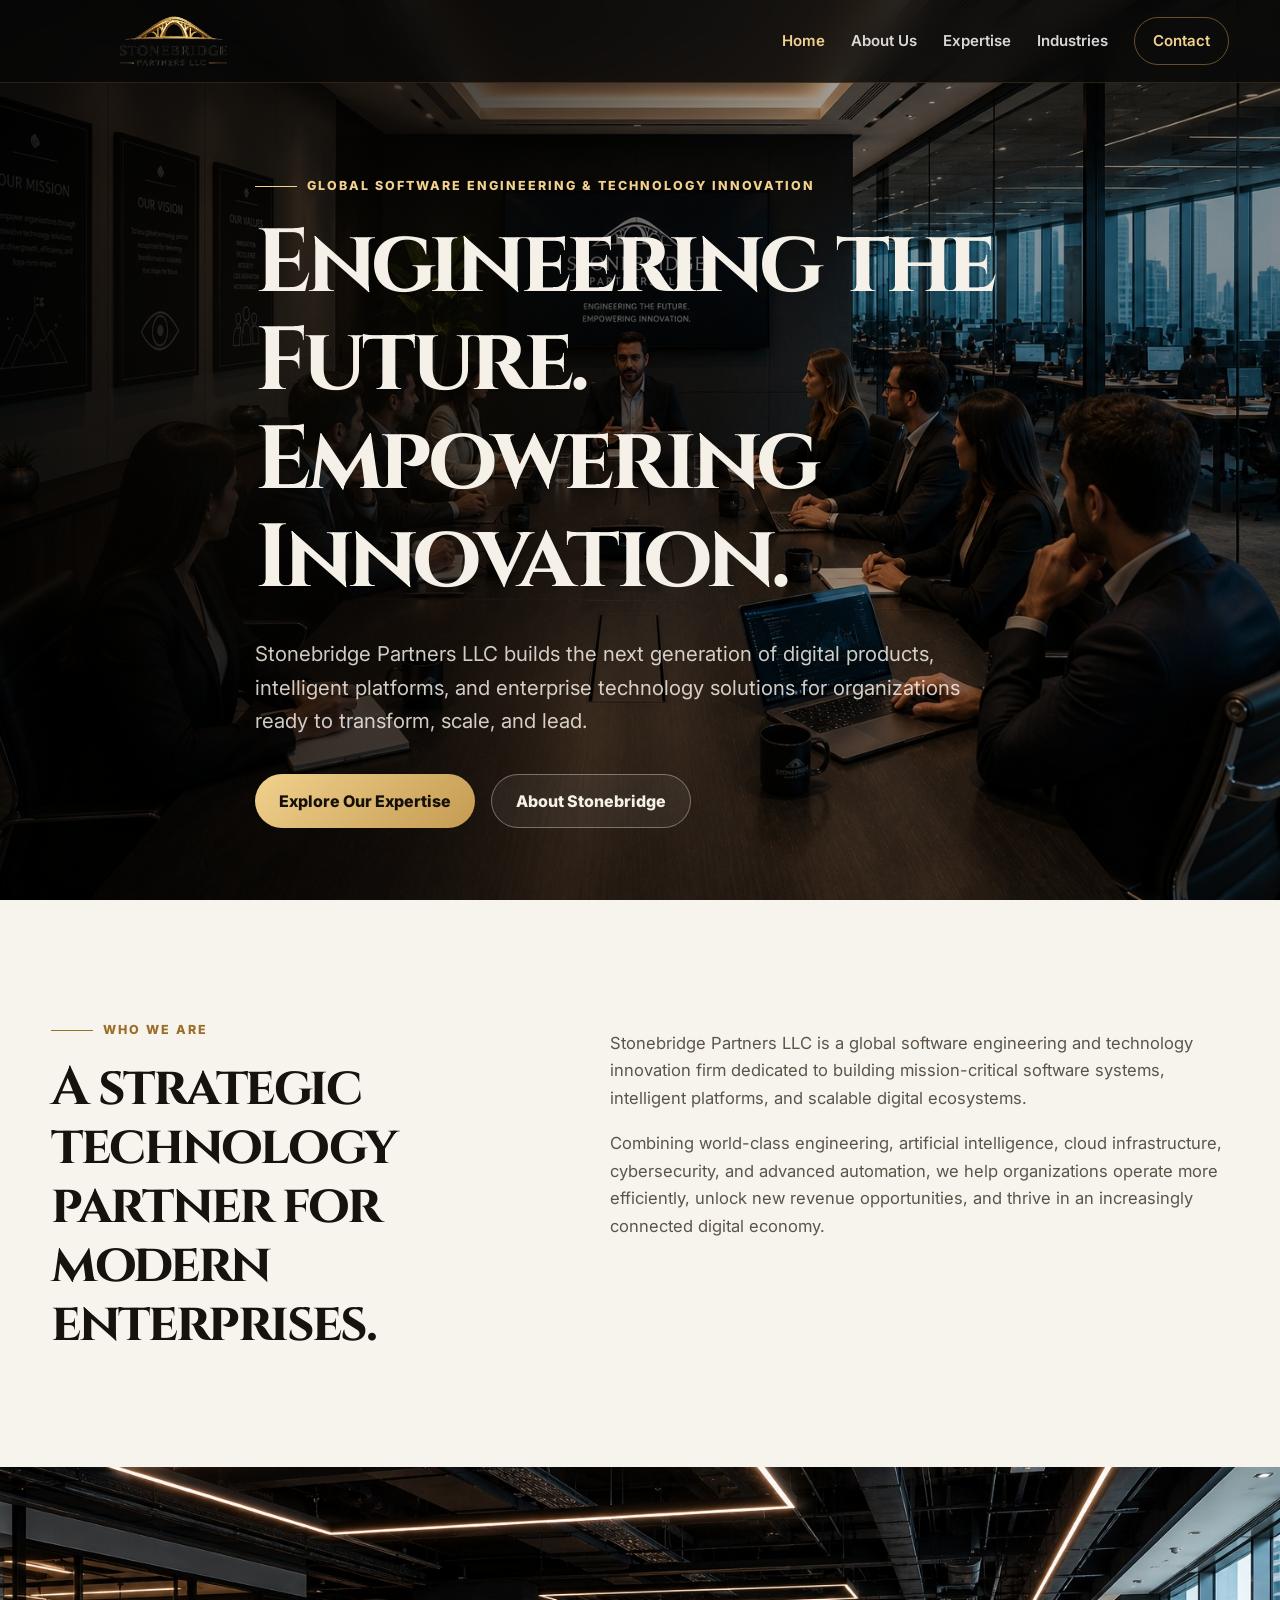
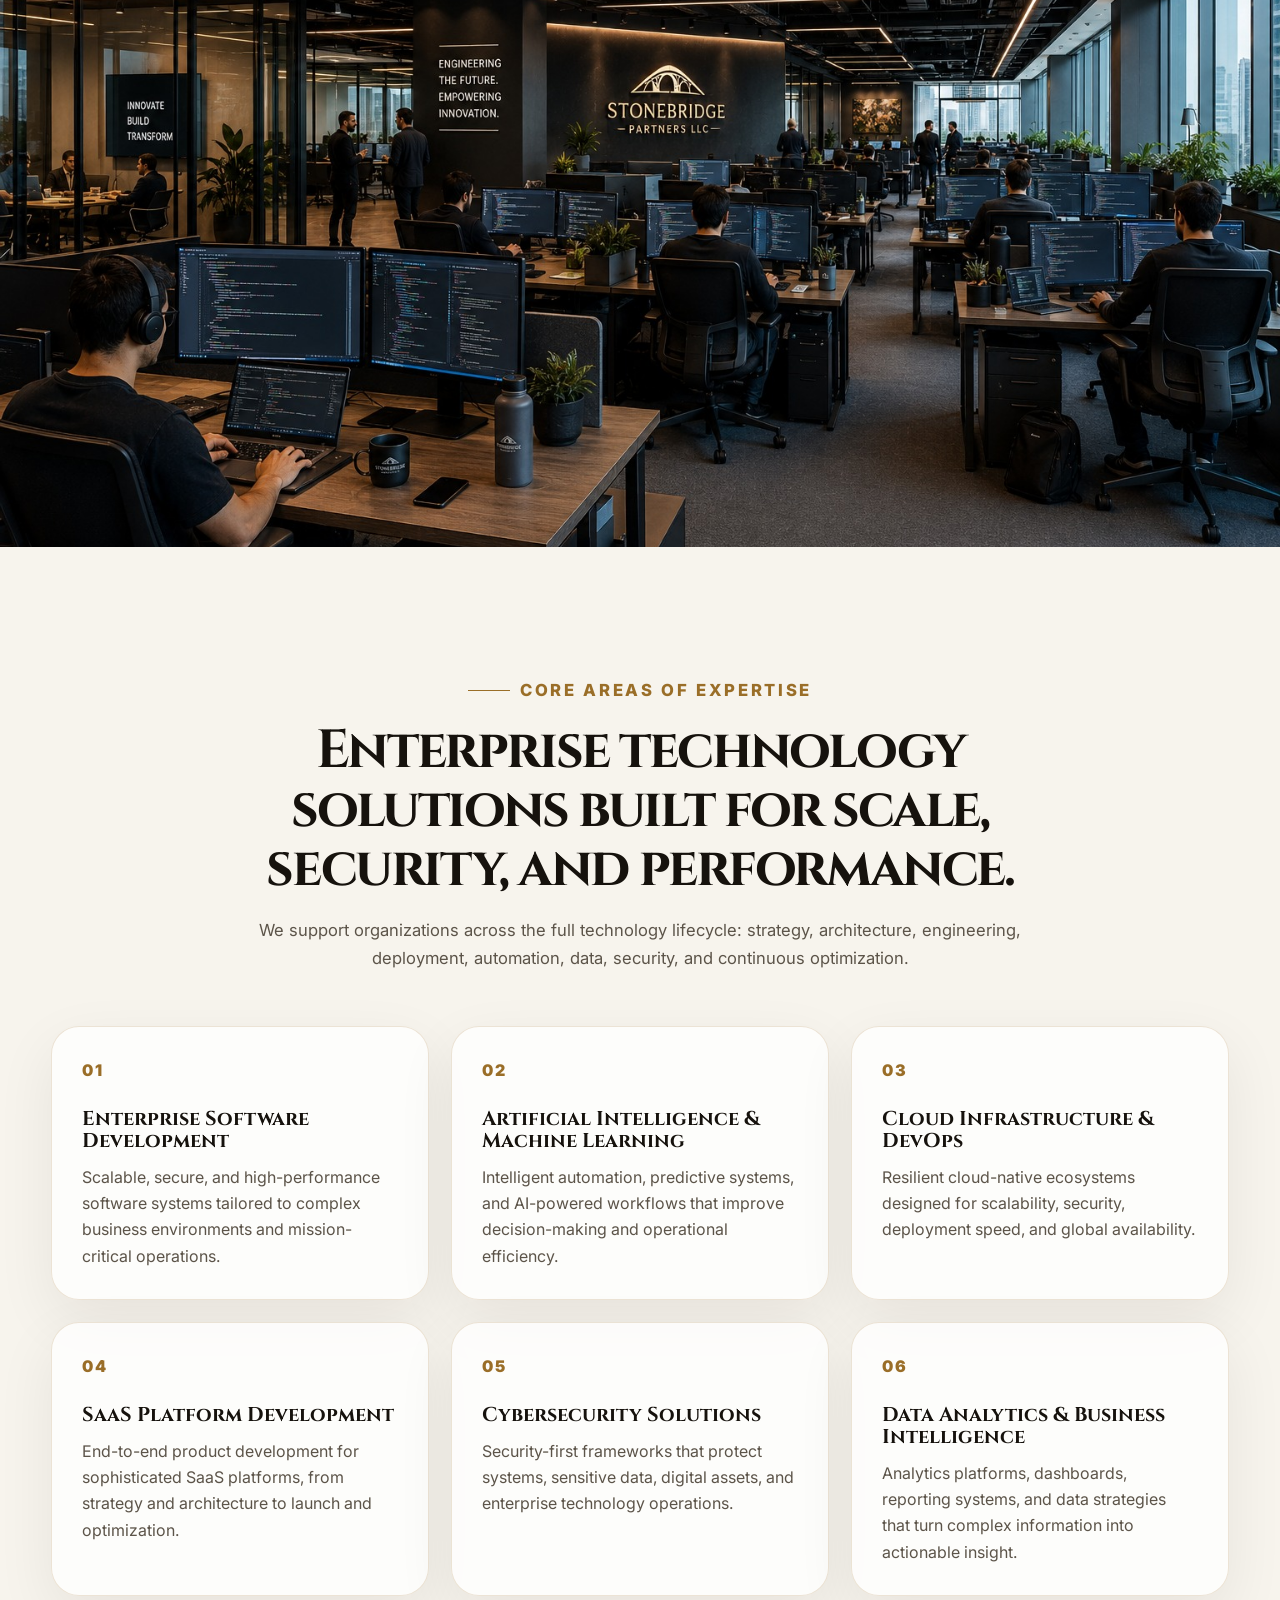
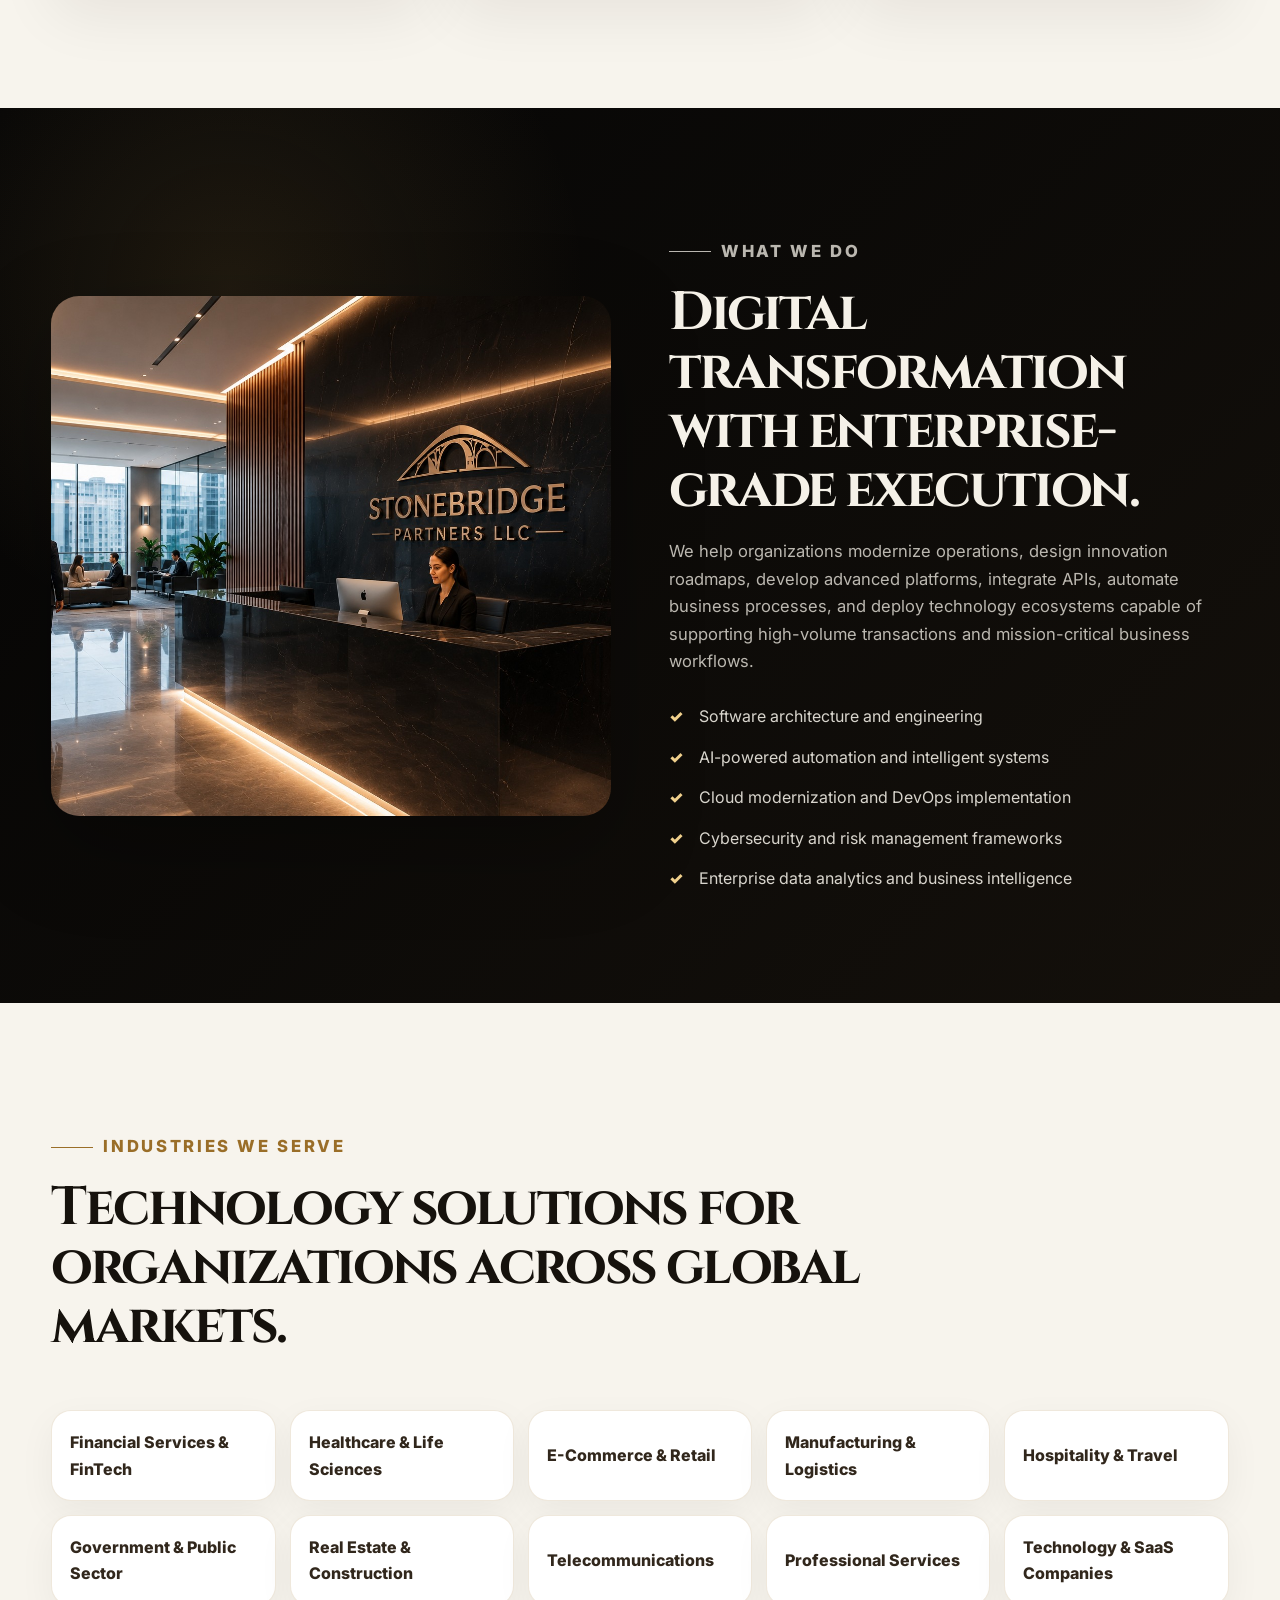
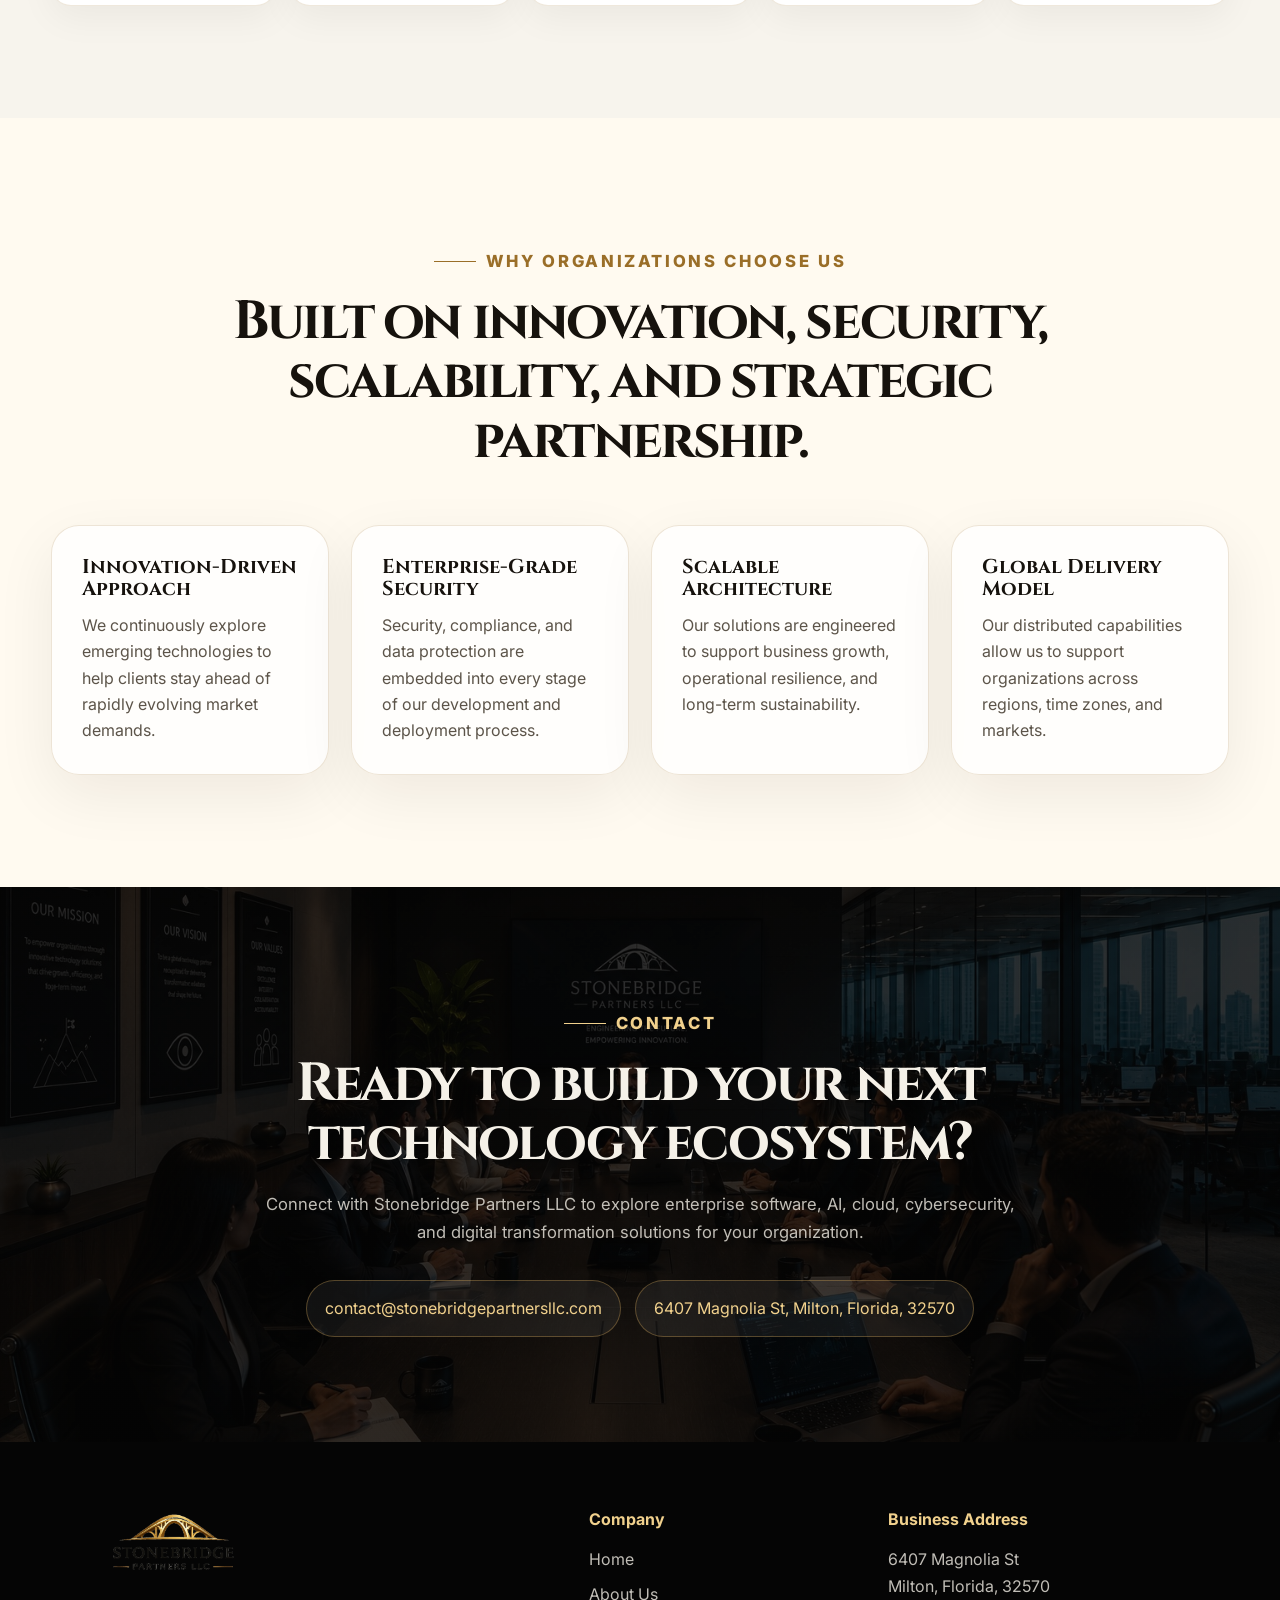
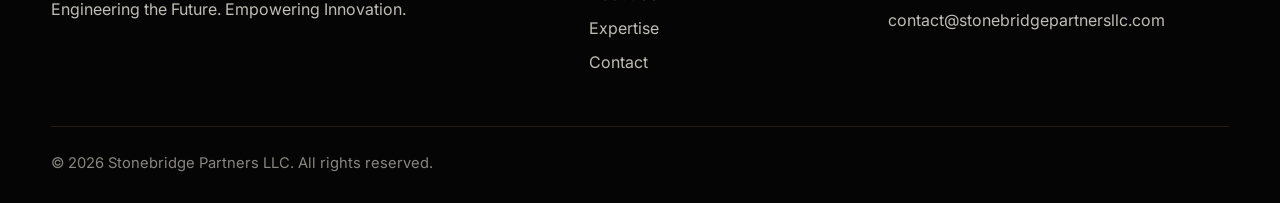
<file: index.html>
<!DOCTYPE html>
<html lang="en">
<head>
  <meta charset="UTF-8" />
  <meta name="viewport" content="width=device-width, initial-scale=1.0" />

  <title>Stonebridge Partners LLC | Software Engineering & Technology Innovation</title>
  <meta name="description" content="Stonebridge Partners LLC is a global software engineering and technology innovation firm building enterprise software, AI solutions, cloud infrastructure, SaaS platforms, cybersecurity systems, and digital transformation strategies." />

  <meta property="og:title" content="Stonebridge Partners LLC" />
  <meta property="og:description" content="Engineering the Future. Empowering Innovation." />
  <meta property="og:image" content="assets/hero-boardroom.jpg" />
  <meta property="og:type" content="website" />

  <link rel="preconnect" href="https://fonts.googleapis.com">
  <link rel="preconnect" href="https://fonts.gstatic.com" crossorigin>
  <link href="https://fonts.googleapis.com/css2?family=Cinzel:wght@500;600;700&family=Inter:wght@400;500;600;700;800&display=swap" rel="stylesheet">

  <link rel="stylesheet" href="style.css" />
</head>
<body>
  <header class="site-header" id="top">
    <div class="container nav-wrapper">
      <a class="brand" href="index.html" aria-label="Stonebridge Partners LLC Home">
        <img src="assets/logo-transparent.png" alt="Stonebridge Partners LLC logo" />
      </a>

      <button class="nav-toggle" type="button" aria-label="Open navigation" aria-expanded="false">
        <span></span>
        <span></span>
        <span></span>
      </button>

      <nav class="site-nav" aria-label="Main navigation">
        <a href="index.html" class="active">Home</a>
        <a href="about.html">About Us</a>
        <a href="#expertise">Expertise</a>
        <a href="#industries">Industries</a>
        <a href="#contact" class="nav-cta">Contact</a>
      </nav>
    </div>
  </header>

  <main>
    <section class="hero">
      <div class="hero-bg">
        <img src="assets/hero-boardroom.jpg" alt="Stonebridge Partners LLC executive technology strategy meeting" />
      </div>
      <div class="hero-overlay"></div>

      <div class="container hero-content reveal">
        <p class="eyebrow">Global Software Engineering & Technology Innovation</p>
        <h1>Engineering the Future. Empowering Innovation.</h1>
        <p class="hero-copy">
          Stonebridge Partners LLC builds the next generation of digital products, intelligent platforms,
          and enterprise technology solutions for organizations ready to transform, scale, and lead.
        </p>
        <div class="hero-actions">
          <a href="#expertise" class="btn btn-primary">Explore Our Expertise</a>
          <a href="about.html" class="btn btn-secondary">About Stonebridge</a>
        </div>
      </div>
    </section>

    <section class="section intro-section">
      <div class="container two-column">
        <div class="reveal">
          <p class="eyebrow dark">Who We Are</p>
          <h2>A strategic technology partner for modern enterprises.</h2>
        </div>
        <div class="section-text reveal">
          <p>
            Stonebridge Partners LLC is a global software engineering and technology innovation firm dedicated
            to building mission-critical software systems, intelligent platforms, and scalable digital ecosystems.
          </p>
          <p>
            Combining world-class engineering, artificial intelligence, cloud infrastructure, cybersecurity,
            and advanced automation, we help organizations operate more efficiently, unlock new revenue opportunities,
            and thrive in an increasingly connected digital economy.
          </p>
        </div>
      </div>
    </section>

    <section class="image-band">
      <img src="assets/engineering-office.jpg" alt="Stonebridge Partners LLC technology engineering workspace" />
    </section>

    <section class="section" id="expertise">
      <div class="container">
        <div class="section-heading center reveal">
          <p class="eyebrow dark">Core Areas of Expertise</p>
          <h2>Enterprise technology solutions built for scale, security, and performance.</h2>
          <p>
            We support organizations across the full technology lifecycle: strategy, architecture, engineering,
            deployment, automation, data, security, and continuous optimization.
          </p>
        </div>

        <div class="cards-grid">
          <article class="service-card reveal">
            <span>01</span>
            <h3>Enterprise Software Development</h3>
            <p>Scalable, secure, and high-performance software systems tailored to complex business environments and mission-critical operations.</p>
          </article>

          <article class="service-card reveal">
            <span>02</span>
            <h3>Artificial Intelligence & Machine Learning</h3>
            <p>Intelligent automation, predictive systems, and AI-powered workflows that improve decision-making and operational efficiency.</p>
          </article>

          <article class="service-card reveal">
            <span>03</span>
            <h3>Cloud Infrastructure & DevOps</h3>
            <p>Resilient cloud-native ecosystems designed for scalability, security, deployment speed, and global availability.</p>
          </article>

          <article class="service-card reveal">
            <span>04</span>
            <h3>SaaS Platform Development</h3>
            <p>End-to-end product development for sophisticated SaaS platforms, from strategy and architecture to launch and optimization.</p>
          </article>

          <article class="service-card reveal">
            <span>05</span>
            <h3>Cybersecurity Solutions</h3>
            <p>Security-first frameworks that protect systems, sensitive data, digital assets, and enterprise technology operations.</p>
          </article>

          <article class="service-card reveal">
            <span>06</span>
            <h3>Data Analytics & Business Intelligence</h3>
            <p>Analytics platforms, dashboards, reporting systems, and data strategies that turn complex information into actionable insight.</p>
          </article>
        </div>
      </div>
    </section>

    <section class="section dark-section">
      <div class="container split-panel">
        <div class="panel-image reveal">
          <img src="assets/reception.jpg" alt="Stonebridge Partners LLC corporate reception area" />
        </div>

        <div class="panel-content reveal">
          <p class="eyebrow gold">What We Do</p>
          <h2>Digital transformation with enterprise-grade execution.</h2>
          <p>
            We help organizations modernize operations, design innovation roadmaps, develop advanced platforms,
            integrate APIs, automate business processes, and deploy technology ecosystems capable of supporting
            high-volume transactions and mission-critical business workflows.
          </p>

          <ul class="check-list">
            <li>Software architecture and engineering</li>
            <li>AI-powered automation and intelligent systems</li>
            <li>Cloud modernization and DevOps implementation</li>
            <li>Cybersecurity and risk management frameworks</li>
            <li>Enterprise data analytics and business intelligence</li>
          </ul>
        </div>
      </div>
    </section>

    <section class="section" id="industries">
      <div class="container">
        <div class="section-heading reveal">
          <p class="eyebrow dark">Industries We Serve</p>
          <h2>Technology solutions for organizations across global markets.</h2>
        </div>

        <div class="industries-grid reveal">
          <span>Financial Services & FinTech</span>
          <span>Healthcare & Life Sciences</span>
          <span>E-Commerce & Retail</span>
          <span>Manufacturing & Logistics</span>
          <span>Hospitality & Travel</span>
          <span>Government & Public Sector</span>
          <span>Real Estate & Construction</span>
          <span>Telecommunications</span>
          <span>Professional Services</span>
          <span>Technology & SaaS Companies</span>
        </div>
      </div>
    </section>

    <section class="section why-section">
      <div class="container">
        <div class="section-heading center reveal">
          <p class="eyebrow dark">Why Organizations Choose Us</p>
          <h2>Built on innovation, security, scalability, and strategic partnership.</h2>
        </div>

        <div class="why-grid">
          <article class="why-card reveal">
            <h3>Innovation-Driven Approach</h3>
            <p>We continuously explore emerging technologies to help clients stay ahead of rapidly evolving market demands.</p>
          </article>

          <article class="why-card reveal">
            <h3>Enterprise-Grade Security</h3>
            <p>Security, compliance, and data protection are embedded into every stage of our development and deployment process.</p>
          </article>

          <article class="why-card reveal">
            <h3>Scalable Architecture</h3>
            <p>Our solutions are engineered to support business growth, operational resilience, and long-term sustainability.</p>
          </article>

          <article class="why-card reveal">
            <h3>Global Delivery Model</h3>
            <p>Our distributed capabilities allow us to support organizations across regions, time zones, and markets.</p>
          </article>
        </div>
      </div>
    </section>

    <section class="cta-section" id="contact">
      <div class="container cta-box reveal">
        <p class="eyebrow gold">Contact</p>
        <h2>Ready to build your next technology ecosystem?</h2>
        <p>
          Connect with Stonebridge Partners LLC to explore enterprise software, AI, cloud, cybersecurity,
          and digital transformation solutions for your organization.
        </p>

        <div class="contact-details">
          <a href="mailto:contact@stonebridgepartnersllc.com">contact@stonebridgepartnersllc.com</a>
          <span>6407 Magnolia St, Milton, Florida, 32570</span>
        </div>
      </div>
    </section>
  </main>

  <footer class="site-footer">
    <div class="container footer-grid">
      <div>
        <img src="assets/logo-transparent.png" alt="Stonebridge Partners LLC logo" />
        <p>Engineering the Future. Empowering Innovation.</p>
      </div>

      <div>
        <h4>Company</h4>
        <a href="index.html">Home</a>
        <a href="about.html">About Us</a>
        <a href="#expertise">Expertise</a>
        <a href="#contact">Contact</a>
      </div>

      <div>
        <h4>Business Address</h4>
        <p>6407 Magnolia St<br>Milton, Florida, 32570</p>
        <p><a href="mailto:contact@stonebridgepartnersllc.com">contact@stonebridgepartnersllc.com</a></p>
      </div>
    </div>

    <div class="container footer-bottom">
      <p>© 2026 Stonebridge Partners LLC. All rights reserved.</p>
    </div>
  </footer>

  <script src="script.js"></script>
</body>
</html>
</file>
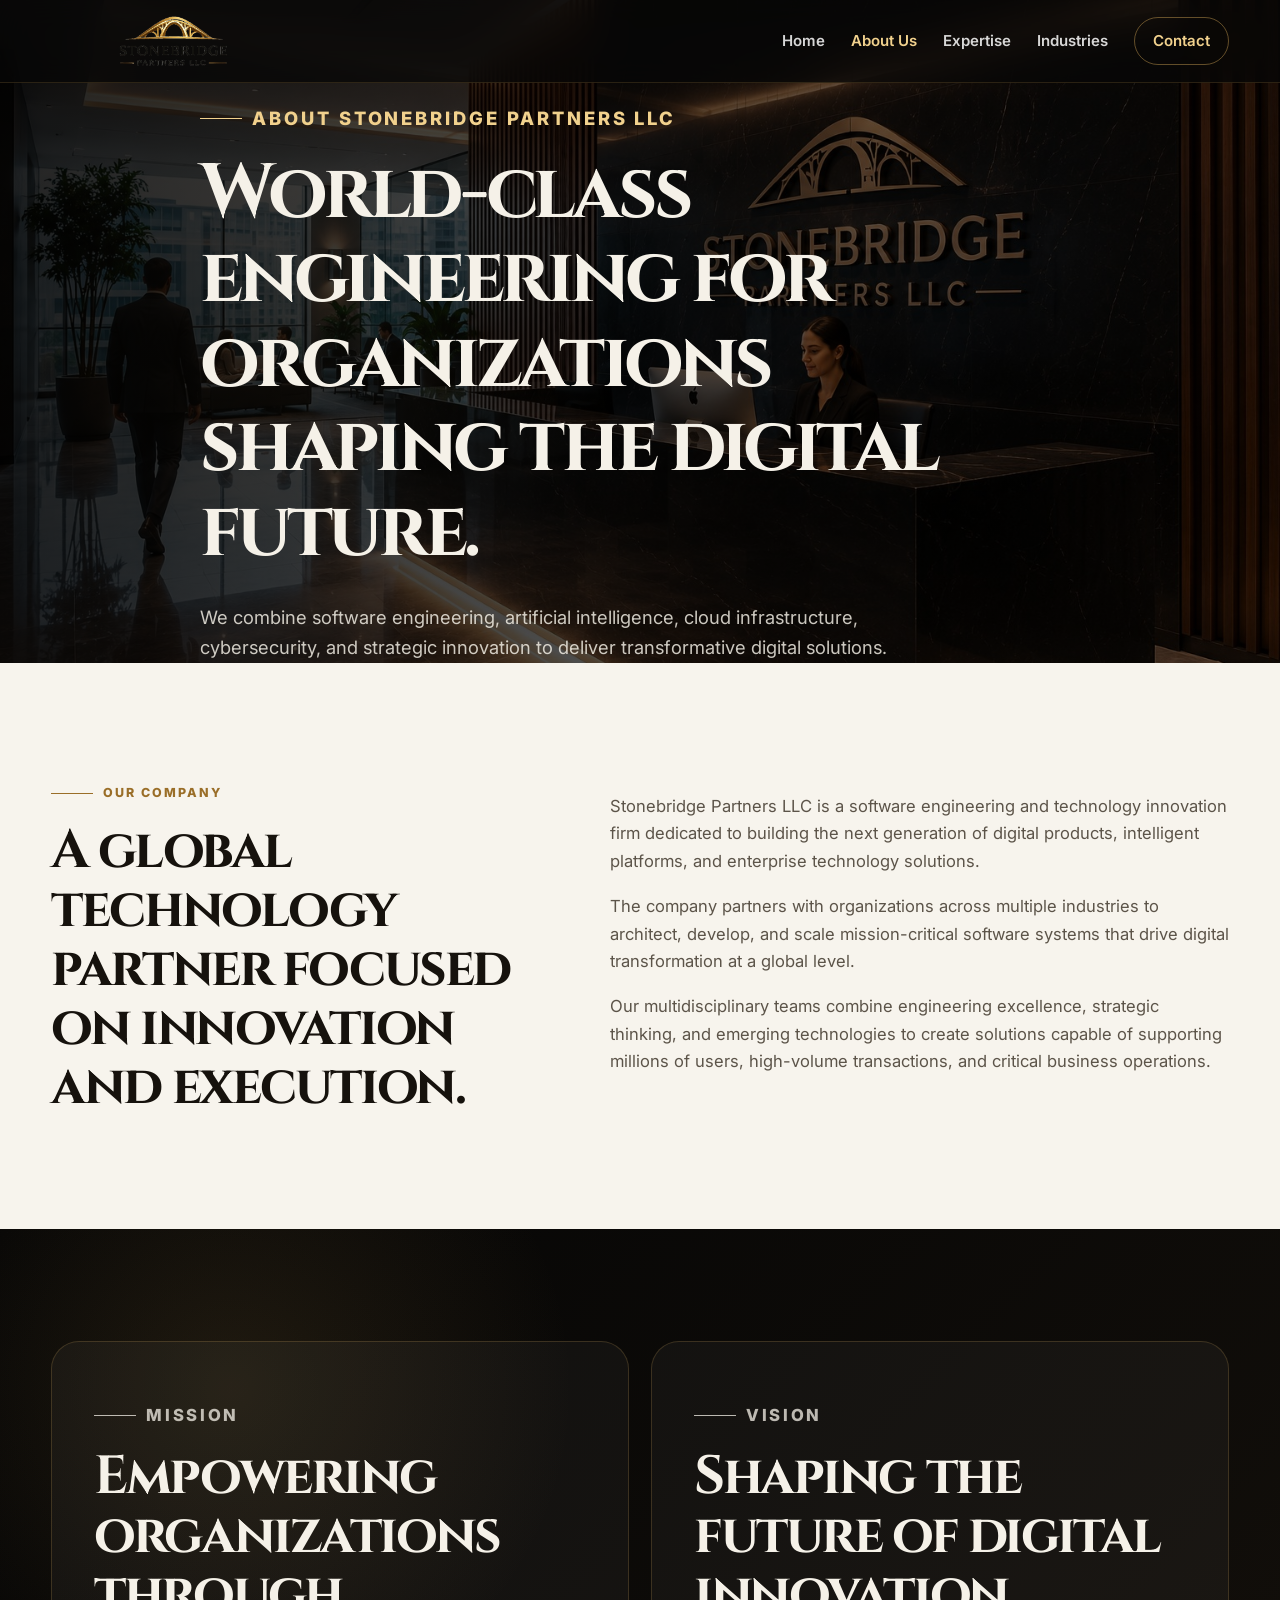
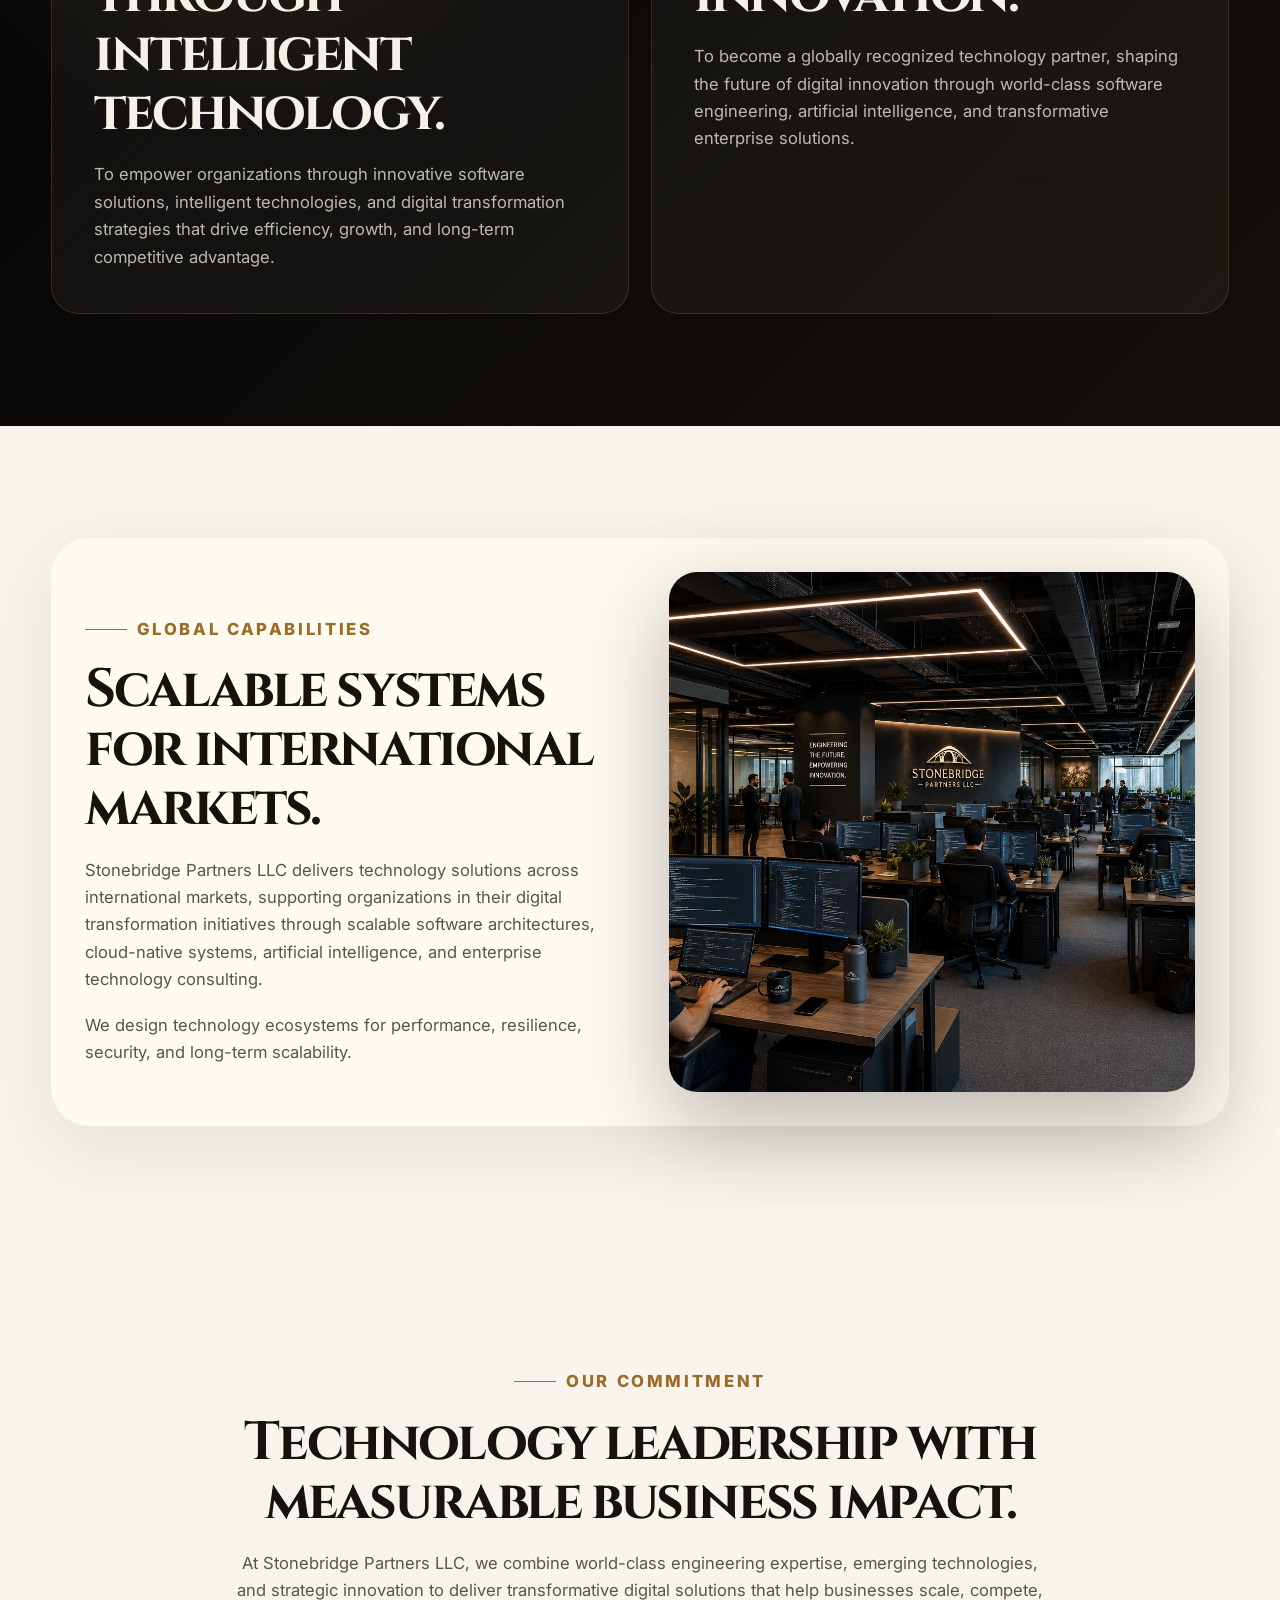
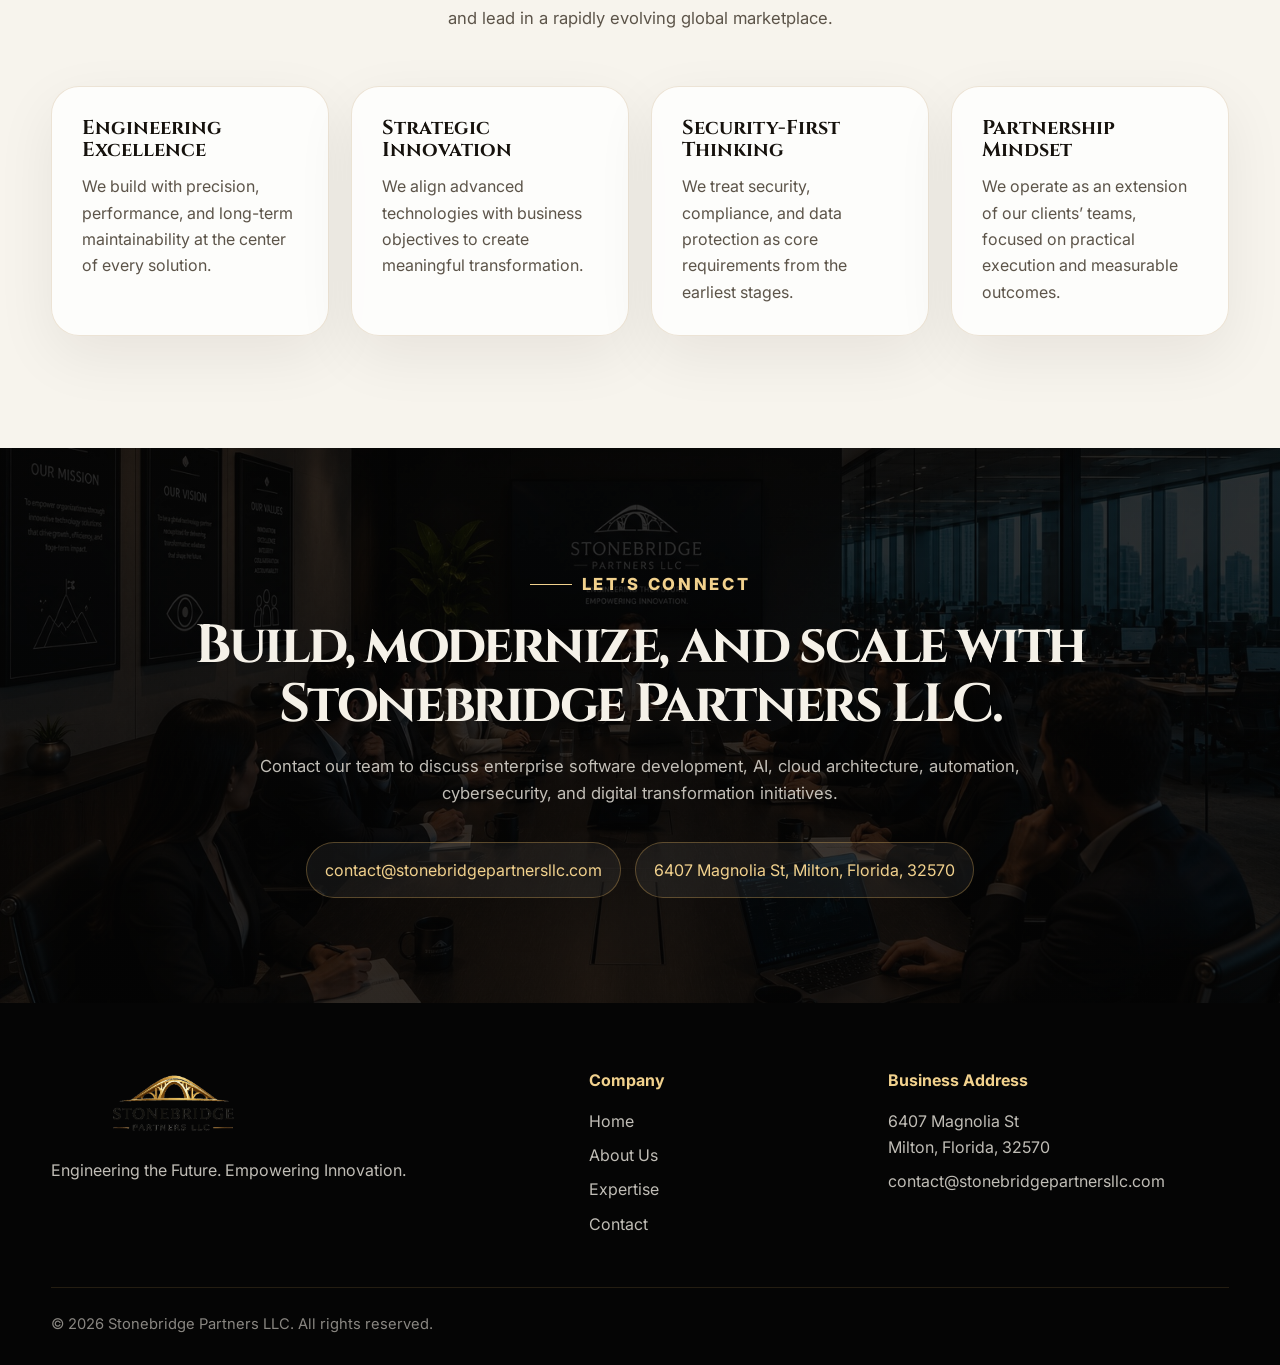
<file: about.html>
<!DOCTYPE html>
<html lang="en">
<head>
  <meta charset="UTF-8" />
  <meta name="viewport" content="width=device-width, initial-scale=1.0" />

  <title>About Us | Stonebridge Partners LLC</title>
  <meta name="description" content="Learn about Stonebridge Partners LLC, a global software engineering and technology innovation firm focused on enterprise software, artificial intelligence, cloud infrastructure, cybersecurity, and digital transformation." />

  <link rel="preconnect" href="https://fonts.googleapis.com">
  <link rel="preconnect" href="https://fonts.gstatic.com" crossorigin>
  <link href="https://fonts.googleapis.com/css2?family=Cinzel:wght@500;600;700&family=Inter:wght@400;500;600;700;800&display=swap" rel="stylesheet">

  <link rel="stylesheet" href="style.css" />
</head>
<body>
  <header class="site-header" id="top">
    <div class="container nav-wrapper">
      <a class="brand" href="index.html" aria-label="Stonebridge Partners LLC Home">
        <img src="assets/logo-transparent.png" alt="Stonebridge Partners LLC logo" />
      </a>

      <button class="nav-toggle" type="button" aria-label="Open navigation" aria-expanded="false">
        <span></span>
        <span></span>
        <span></span>
      </button>

      <nav class="site-nav" aria-label="Main navigation">
        <a href="index.html">Home</a>
        <a href="about.html" class="active">About Us</a>
        <a href="index.html#expertise">Expertise</a>
        <a href="index.html#industries">Industries</a>
        <a href="index.html#contact" class="nav-cta">Contact</a>
      </nav>
    </div>
  </header>

  <main>
    <section class="page-hero">
      <div class="page-hero-bg">
        <img src="assets/reception.jpg" alt="Stonebridge Partners LLC reception and business environment" />
      </div>
      <div class="page-hero-overlay"></div>

      <div class="container page-hero-content reveal">
        <p class="eyebrow gold">About Stonebridge Partners LLC</p>
        <h1>World-class engineering for organizations shaping the digital future.</h1>
        <p>
          We combine software engineering, artificial intelligence, cloud infrastructure, cybersecurity,
          and strategic innovation to deliver transformative digital solutions.
        </p>
      </div>
    </section>

    <section class="section">
      <div class="container two-column">
        <div class="reveal">
          <p class="eyebrow dark">Our Company</p>
          <h2>A global technology partner focused on innovation and execution.</h2>
        </div>

        <div class="section-text reveal">
          <p>
            Stonebridge Partners LLC is a software engineering and technology innovation firm dedicated to building
            the next generation of digital products, intelligent platforms, and enterprise technology solutions.
          </p>
          <p>
            The company partners with organizations across multiple industries to architect, develop, and scale
            mission-critical software systems that drive digital transformation at a global level.
          </p>
          <p>
            Our multidisciplinary teams combine engineering excellence, strategic thinking, and emerging technologies
            to create solutions capable of supporting millions of users, high-volume transactions, and critical business operations.
          </p>
        </div>
      </div>
    </section>

    <section class="section dark-section">
      <div class="container mission-grid">
        <article class="mission-card reveal">
          <p class="eyebrow gold">Mission</p>
          <h2>Empowering organizations through intelligent technology.</h2>
          <p>
            To empower organizations through innovative software solutions, intelligent technologies,
            and digital transformation strategies that drive efficiency, growth, and long-term competitive advantage.
          </p>
        </article>

        <article class="mission-card reveal">
          <p class="eyebrow gold">Vision</p>
          <h2>Shaping the future of digital innovation.</h2>
          <p>
            To become a globally recognized technology partner, shaping the future of digital innovation through
            world-class software engineering, artificial intelligence, and transformative enterprise solutions.
          </p>
        </article>
      </div>
    </section>

    <section class="section">
      <div class="container split-panel light">
        <div class="panel-content reveal">
          <p class="eyebrow dark">Global Capabilities</p>
          <h2>Scalable systems for international markets.</h2>
          <p>
            Stonebridge Partners LLC delivers technology solutions across international markets, supporting organizations
            in their digital transformation initiatives through scalable software architectures, cloud-native systems,
            artificial intelligence, and enterprise technology consulting.
          </p>
          <p>
            We design technology ecosystems for performance, resilience, security, and long-term scalability.
          </p>
        </div>

        <div class="panel-image reveal">
          <img src="assets/engineering-office.jpg" alt="Stonebridge Partners LLC engineering team office" />
        </div>
      </div>
    </section>

    <section class="section values-section">
      <div class="container">
        <div class="section-heading center reveal">
          <p class="eyebrow dark">Our Commitment</p>
          <h2>Technology leadership with measurable business impact.</h2>
          <p>
            At Stonebridge Partners LLC, we combine world-class engineering expertise, emerging technologies,
            and strategic innovation to deliver transformative digital solutions that help businesses scale,
            compete, and lead in a rapidly evolving global marketplace.
          </p>
        </div>

        <div class="values-grid">
          <article class="value-card reveal">
            <h3>Engineering Excellence</h3>
            <p>We build with precision, performance, and long-term maintainability at the center of every solution.</p>
          </article>

          <article class="value-card reveal">
            <h3>Strategic Innovation</h3>
            <p>We align advanced technologies with business objectives to create meaningful transformation.</p>
          </article>

          <article class="value-card reveal">
            <h3>Security-First Thinking</h3>
            <p>We treat security, compliance, and data protection as core requirements from the earliest stages.</p>
          </article>

          <article class="value-card reveal">
            <h3>Partnership Mindset</h3>
            <p>We operate as an extension of our clients’ teams, focused on practical execution and measurable outcomes.</p>
          </article>
        </div>
      </div>
    </section>

    <section class="cta-section">
      <div class="container cta-box reveal">
        <p class="eyebrow gold">Let’s Connect</p>
        <h2>Build, modernize, and scale with Stonebridge Partners LLC.</h2>
        <p>
          Contact our team to discuss enterprise software development, AI, cloud architecture,
          automation, cybersecurity, and digital transformation initiatives.
        </p>

        <div class="contact-details">
          <a href="mailto:contact@stonebridgepartnersllc.com">contact@stonebridgepartnersllc.com</a>
          <span>6407 Magnolia St, Milton, Florida, 32570</span>
        </div>
      </div>
    </section>
  </main>

  <footer class="site-footer">
    <div class="container footer-grid">
      <div>
        <img src="assets/logo-transparent.png" alt="Stonebridge Partners LLC logo" />
        <p>Engineering the Future. Empowering Innovation.</p>
      </div>

      <div>
        <h4>Company</h4>
        <a href="index.html">Home</a>
        <a href="about.html">About Us</a>
        <a href="index.html#expertise">Expertise</a>
        <a href="index.html#contact">Contact</a>
      </div>

      <div>
        <h4>Business Address</h4>
        <p>6407 Magnolia St<br>Milton, Florida, 32570</p>
        <p><a href="mailto:contact@stonebridgepartnersllc.com">contact@stonebridgepartnersllc.com</a></p>
      </div>
    </div>

    <div class="container footer-bottom">
      <p>© 2026 Stonebridge Partners LLC. All rights reserved.</p>
    </div>
  </footer>

  <script src="script.js"></script>
</body>
</html>
</file>
<file: style.css>
:root {
  --bg: #070707;
  --surface: #111111;
  --surface-2: #181818;
  --text: #f5f1e8;
  --muted: #b7afa2;
  --dark-text: #16120d;
  --dark-muted: #5c5449;
  --gold: #c59b51;
  --gold-light: #f1d18d;
  --line: rgba(197, 155, 81, 0.22);
  --white: #ffffff;
  --max: 1180px;
  --radius: 28px;
  --shadow: 0 30px 90px rgba(0, 0, 0, 0.28);
}

* {
  box-sizing: border-box;
  margin: 0;
  padding: 0;
}

html {
  scroll-behavior: smooth;
}

body {
  font-family: "Inter", Arial, sans-serif;
  background: #f7f4ed;
  color: var(--dark-text);
  line-height: 1.65;
}

img {
  display: block;
  max-width: 100%;
}

a {
  color: inherit;
  text-decoration: none;
}

.container {
  width: min(var(--max), 92%);
  margin-inline: auto;
}

.site-header {
  position: fixed;
  z-index: 1000;
  inset: 0 0 auto 0;
  background: rgba(7, 7, 7, 0.78);
  backdrop-filter: blur(16px);
  border-bottom: 1px solid rgba(197, 155, 81, 0.18);
}

.nav-wrapper {
  min-height: 82px;
  display: flex;
  align-items: center;
  justify-content: space-between;
}

.brand {
  width: 245px;
  height: 64px;
  display: flex;
  align-items: center;
  overflow: visible;
  border-radius: 0;
  background: transparent;
}

.brand img {
  width: 100%;
  height: 100%;
  object-fit: contain;
  padding: 0;
}

.site-nav {
  display: flex;
  align-items: center;
  gap: 26px;
  color: rgba(255, 255, 255, 0.84);
  font-size: 0.94rem;
  font-weight: 600;
}

.site-nav a {
  transition: color 0.2s ease;
}

.site-nav a:hover,
.site-nav .active {
  color: var(--gold-light);
}

.nav-cta {
  padding: 11px 18px;
  border: 1px solid rgba(197, 155, 81, 0.48);
  border-radius: 999px;
  color: var(--gold-light) !important;
}

.nav-toggle {
  display: none;
  width: 44px;
  height: 44px;
  border: 1px solid rgba(197, 155, 81, 0.4);
  border-radius: 14px;
  background: transparent;
  cursor: pointer;
}

.nav-toggle span {
  display: block;
  width: 20px;
  height: 2px;
  margin: 5px auto;
  background: var(--gold-light);
}

.hero {
  min-height: 100vh;
  position: relative;
  display: flex;
  align-items: center;
  color: var(--text);
  overflow: hidden;
}

.hero-bg,
.page-hero-bg {
  position: absolute;
  inset: 0;
  z-index: 0;
}

.hero-bg img,
.page-hero-bg img {
  width: 100%;
  height: 100%;
  object-fit: cover;
}

.hero-overlay,
.page-hero-overlay {
  position: absolute;
  inset: 0;
  z-index: 1;
  background:
    linear-gradient(90deg, rgba(0, 0, 0, 0.86) 0%, rgba(0, 0, 0, 0.72) 34%, rgba(0, 0, 0, 0.34) 68%, rgba(0, 0, 0, 0.42) 100%),
    radial-gradient(circle at 20% 40%, rgba(197, 155, 81, 0.18), transparent 32%);
}

.hero-content {
  position: relative;
  z-index: 2;
  max-width: 770px;
  padding-top: 96px;
}

.eyebrow {
  display: inline-flex;
  align-items: center;
  gap: 10px;
  margin-bottom: 18px;
  color: var(--gold-light);
  font-size: 0.78rem;
  font-weight: 800;
  text-transform: uppercase;
  letter-spacing: 0.16em;
}

.eyebrow::before {
  content: "";
  width: 42px;
  height: 1px;
  background: currentColor;
}

.eyebrow.dark {
  color: #9a6e28;
}

.eyebrow.gold {
  color: var(--gold-light);
}

h1,
h2,
h3 {
  font-family: "Cinzel", Georgia, serif;
  line-height: 1.1;
}

h1 {
  font-size: clamp(3rem, 7vw, 6.8rem);
  letter-spacing: -0.055em;
  margin-bottom: 28px;
}

h2 {
  font-size: clamp(2.1rem, 4.2vw, 4.3rem);
  letter-spacing: -0.045em;
}

h3 {
  font-size: 1.25rem;
}

.hero-copy {
  max-width: 720px;
  color: rgba(245, 241, 232, 0.84);
  font-size: clamp(1.05rem, 2vw, 1.28rem);
  margin-bottom: 36px;
}

.hero-actions {
  display: flex;
  flex-wrap: wrap;
  gap: 16px;
}

.btn {
  display: inline-flex;
  justify-content: center;
  align-items: center;
  min-height: 54px;
  padding: 0 24px;
  border-radius: 999px;
  font-weight: 800;
  transition: transform 0.2s ease, background 0.2s ease, border-color 0.2s ease;
}

.btn:hover {
  transform: translateY(-2px);
}

.btn-primary {
  color: #15100a;
  background: linear-gradient(135deg, var(--gold-light), var(--gold));
}

.btn-secondary {
  color: var(--text);
  border: 1px solid rgba(255, 255, 255, 0.34);
  background: rgba(255, 255, 255, 0.06);
}

.section {
  padding: 112px 0;
}

.two-column {
  display: grid;
  grid-template-columns: 0.88fr 1.12fr;
  gap: 72px;
  align-items: start;
}

.section-text p,
.section-heading p,
.panel-content p,
.mission-card p,
.cta-box p {
  color: var(--dark-muted);
  font-size: 1.04rem;
  margin-top: 18px;
}

.section-heading {
  max-width: 820px;
  margin-bottom: 54px;
}

.section-heading.center {
  text-align: center;
  margin-inline: auto;
}

.section-heading.center .eyebrow {
  justify-content: center;
}

.image-band {
  height: clamp(360px, 55vw, 680px);
  overflow: hidden;
  background: var(--bg);
}

.image-band img {
  width: 100%;
  height: 100%;
  object-fit: cover;
}

.cards-grid {
  display: grid;
  grid-template-columns: repeat(3, 1fr);
  gap: 22px;
}

.service-card,
.why-card,
.value-card {
  padding: 30px;
  background: rgba(255, 255, 255, 0.78);
  border: 1px solid rgba(154, 110, 40, 0.18);
  border-radius: var(--radius);
  box-shadow: 0 20px 60px rgba(25, 18, 10, 0.07);
}

.service-card span {
  display: inline-flex;
  margin-bottom: 24px;
  color: #9a6e28;
  font-weight: 900;
  letter-spacing: 0.12em;
}

.service-card h3,
.why-card h3,
.value-card h3 {
  margin-bottom: 12px;
}

.service-card p,
.why-card p,
.value-card p {
  color: var(--dark-muted);
}

.dark-section {
  background:
    radial-gradient(circle at 18% 20%, rgba(197, 155, 81, 0.13), transparent 28%),
    linear-gradient(135deg, #050505, #14100b);
  color: var(--text);
}

.split-panel {
  display: grid;
  grid-template-columns: 1fr 1fr;
  gap: 58px;
  align-items: center;
}

.split-panel.light {
  background: #fffaf0;
  padding: 34px;
  border-radius: calc(var(--radius) + 10px);
  box-shadow: 0 22px 70px rgba(40, 27, 10, 0.08);
}

.panel-image {
  overflow: hidden;
  border-radius: var(--radius);
  box-shadow: var(--shadow);
}

.panel-image img {
  width: 100%;
  height: 520px;
  object-fit: cover;
}

.dark-section .panel-content p,
.dark-section .mission-card p {
  color: rgba(245, 241, 232, 0.75);
}

.check-list {
  list-style: none;
  margin-top: 28px;
  display: grid;
  gap: 14px;
}

.check-list li {
  position: relative;
  padding-left: 30px;
  color: rgba(245, 241, 232, 0.88);
}

.check-list li::before {
  content: "✓";
  position: absolute;
  left: 0;
  color: var(--gold-light);
  font-weight: 900;
}

.industries-grid {
  display: grid;
  grid-template-columns: repeat(5, 1fr);
  gap: 14px;
}

.industries-grid span {
  min-height: 88px;
  display: flex;
  align-items: center;
  padding: 18px;
  background: #fff;
  border: 1px solid rgba(154, 110, 40, 0.16);
  border-radius: 20px;
  color: #31271c;
  font-weight: 800;
  box-shadow: 0 12px 36px rgba(25, 18, 10, 0.05);
}

.why-section {
  background: #fffaf0;
}

.why-grid,
.values-grid,
.mission-grid {
  display: grid;
  grid-template-columns: repeat(4, 1fr);
  gap: 22px;
}

.mission-grid {
  grid-template-columns: repeat(2, 1fr);
}

.mission-card {
  padding: 42px;
  border: 1px solid var(--line);
  border-radius: var(--radius);
  background: rgba(255, 255, 255, 0.04);
}

.cta-section {
  padding: 105px 0;
  background:
    linear-gradient(rgba(4, 4, 4, 0.82), rgba(4, 4, 4, 0.82)),
    url("assets/hero-boardroom.jpg") center/cover;
  color: var(--text);
}

.cta-box {
  max-width: 900px;
  text-align: center;
}

.cta-box .eyebrow {
  justify-content: center;
}

.cta-box p {
  color: rgba(245, 241, 232, 0.78);
  max-width: 760px;
  margin-inline: auto;
}

.contact-details {
  display: flex;
  flex-wrap: wrap;
  justify-content: center;
  gap: 14px;
  margin-top: 34px;
}

.contact-details a,
.contact-details span {
  padding: 14px 18px;
  border: 1px solid rgba(197, 155, 81, 0.38);
  border-radius: 999px;
  color: var(--gold-light);
  background: rgba(255, 255, 255, 0.06);
}

.site-footer {
  padding: 64px 0 28px;
  color: rgba(245, 241, 232, 0.78);
  background: #050505;
}

.footer-grid {
  display: grid;
  grid-template-columns: 1.4fr 0.7fr 1fr;
  gap: 60px;
  padding-bottom: 42px;
  border-bottom: 1px solid rgba(197, 155, 81, 0.16);
}

.footer-grid img {
  width: 245px;
  height: 72px;
  object-fit: contain;
  padding: 0;
  border-radius: 0;
  background: transparent;
  margin-bottom: 18px;
}

.footer-grid h4 {
  color: var(--gold-light);
  margin-bottom: 14px;
}

.footer-grid a {
  display: block;
  margin: 8px 0;
}

.footer-bottom {
  padding-top: 24px;
  color: rgba(245, 241, 232, 0.55);
  font-size: 0.92rem;
}

.page-hero {
  min-height: 72vh;
  position: relative;
  display: flex;
  align-items: center;
  color: var(--text);
  overflow: hidden;
}

.page-hero-overlay {
  background:
    linear-gradient(90deg, rgba(0, 0, 0, 0.86), rgba(0, 0, 0, 0.5)),
    radial-gradient(circle at 22% 48%, rgba(197, 155, 81, 0.18), transparent 32%);
}

.page-hero-content {
  position: relative;
  z-index: 2;
  max-width: 880px;
  padding-top: 100px;
}

.page-hero h1 {
  font-size: clamp(2.8rem, 6vw, 5.8rem);
}

.page-hero p {
  max-width: 760px;
  color: rgba(245, 241, 232, 0.82);
  font-size: 1.15rem;
}

.values-section {
  background: #f7f4ed;
}

.reveal {
  opacity: 0;
  transform: translateY(22px);
  transition: opacity 0.7s ease, transform 0.7s ease;
}

.reveal.visible {
  opacity: 1;
  transform: translateY(0);
}

@media (max-width: 1020px) {
  .cards-grid,
  .industries-grid,
  .why-grid,
  .values-grid {
    grid-template-columns: repeat(2, 1fr);
  }

  .two-column,
  .split-panel {
    grid-template-columns: 1fr;
  }

  .panel-image img {
    height: 420px;
  }
}

@media (max-width: 820px) {
  .nav-toggle {
    display: block;
  }

  .site-nav {
    position: absolute;
    inset: 82px 0 auto 0;
    padding: 24px;
    flex-direction: column;
    align-items: flex-start;
    gap: 18px;
    background: rgba(7, 7, 7, 0.96);
    border-bottom: 1px solid rgba(197, 155, 81, 0.18);
    transform: translateY(-140%);
    opacity: 0;
    pointer-events: none;
    transition: 0.28s ease;
  }

  .site-nav.open {
    transform: translateY(0);
    opacity: 1;
    pointer-events: auto;
  }

  .brand {
    width: 210px;
    height: 58px;
  }

  .hero {
    min-height: 860px;
  }

  .hero-overlay {
    background: linear-gradient(90deg, rgba(0, 0, 0, 0.9), rgba(0, 0, 0, 0.68));
  }

  .section {
    padding: 78px 0;
  }

  .cards-grid,
  .industries-grid,
  .why-grid,
  .values-grid,
  .mission-grid,
  .footer-grid {
    grid-template-columns: 1fr;
  }

  .industries-grid span {
    min-height: auto;
  }

  .split-panel.light {
    padding: 18px;
  }

  .contact-details a,
  .contact-details span {
    width: 100%;
    border-radius: 18px;
  }
}

@media (max-width: 560px) {
  .hero-content,
  .page-hero-content {
    padding-top: 120px;
  }

  .hero-actions .btn {
    width: 100%;
  }

  .panel-image img {
    height: 320px;
  }

  h1 {
    font-size: clamp(2.55rem, 15vw, 4rem);
  }
}
</file>
